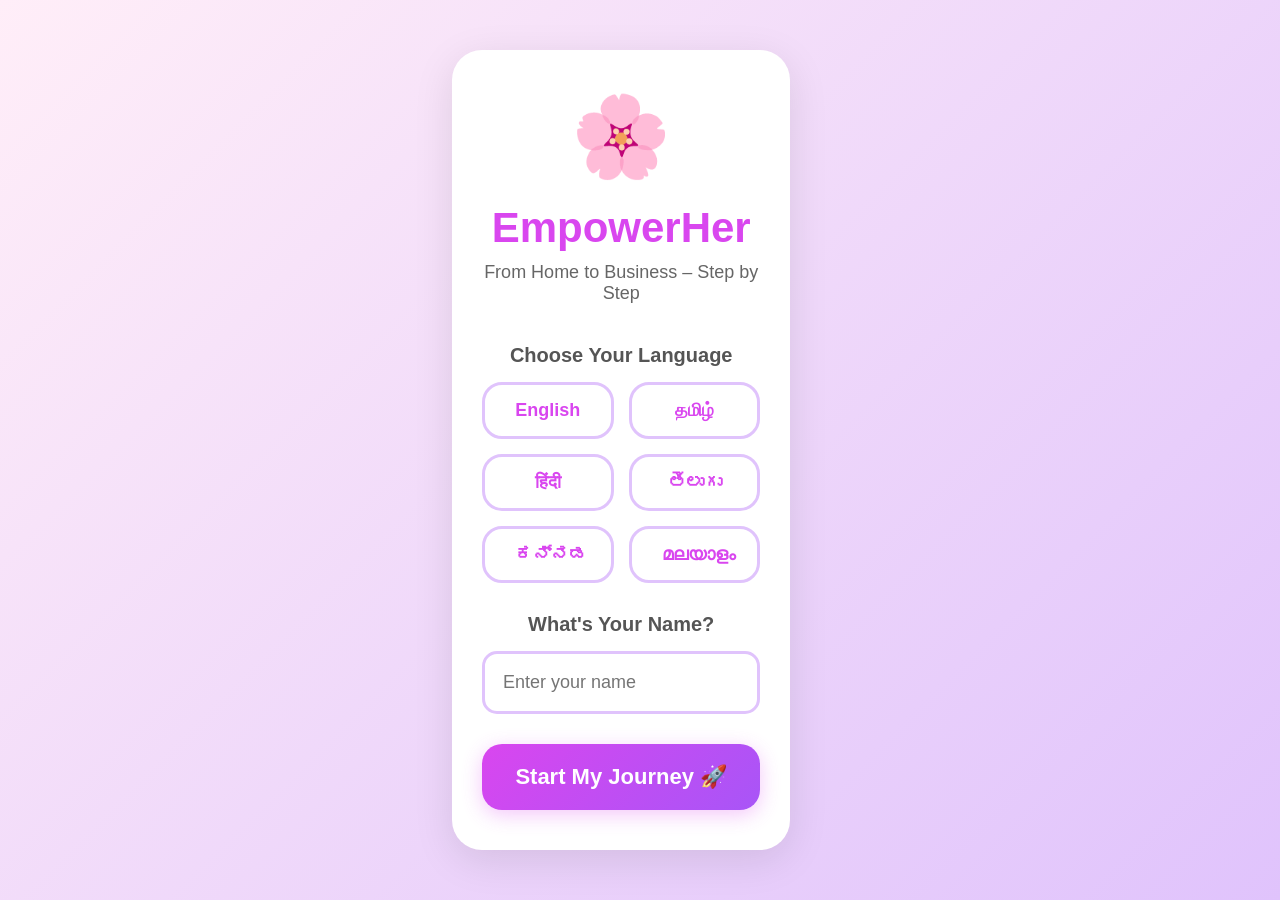
<file: index.html>
<!DOCTYPE html>
<html lang="en">
<head>
    <meta charset="UTF-8">
    <meta name="viewport" content="width=device-width, initial-scale=1.0">
    <title>EmpowerHer - From Home to Business</title>
    <link rel="stylesheet" href="style.css">
</head>
<body class="landing-page">
    <div class="container">
        <div class="landing-content">
            <div class="logo">🌸</div>
            <h1 class="app-title">EmpowerHer</h1>
            <p class="tagline" data-translate="tagline">From Home to Business – Step by Step</p>
            
            <div class="language-section">
                <h2 data-translate="chooseLanguage">Choose Your Language</h2>
                <div class="language-buttons">
                    <button class="lang-btn" data-lang="english">English</button>
                    <button class="lang-btn" data-lang="tamil">தமிழ்</button>
                    <button class="lang-btn" data-lang="hindi">हिंदी</button>
                    <button class="lang-btn" data-lang="telugu">తెలుగు</button>
                    <button class="lang-btn" data-lang="kannada">ಕನ್ನಡ</button>
                    <button class="lang-btn" data-lang="malayalam">മലയാളം</button>
                </div>
            </div>
            
            <div class="name-section">
                <h2 data-translate="whatsYourName">What's Your Name?</h2>
                <input type="text" id="userName" class="name-input" data-translate-placeholder="enterName" placeholder="Enter your name">
            </div>
            
            <button class="start-btn" id="startBtn" data-translate="startJourney">Start My Journey 🚀</button>
        </div>
    </div>
    
    <script src="script.js"></script>
</body>
</html>
</file>
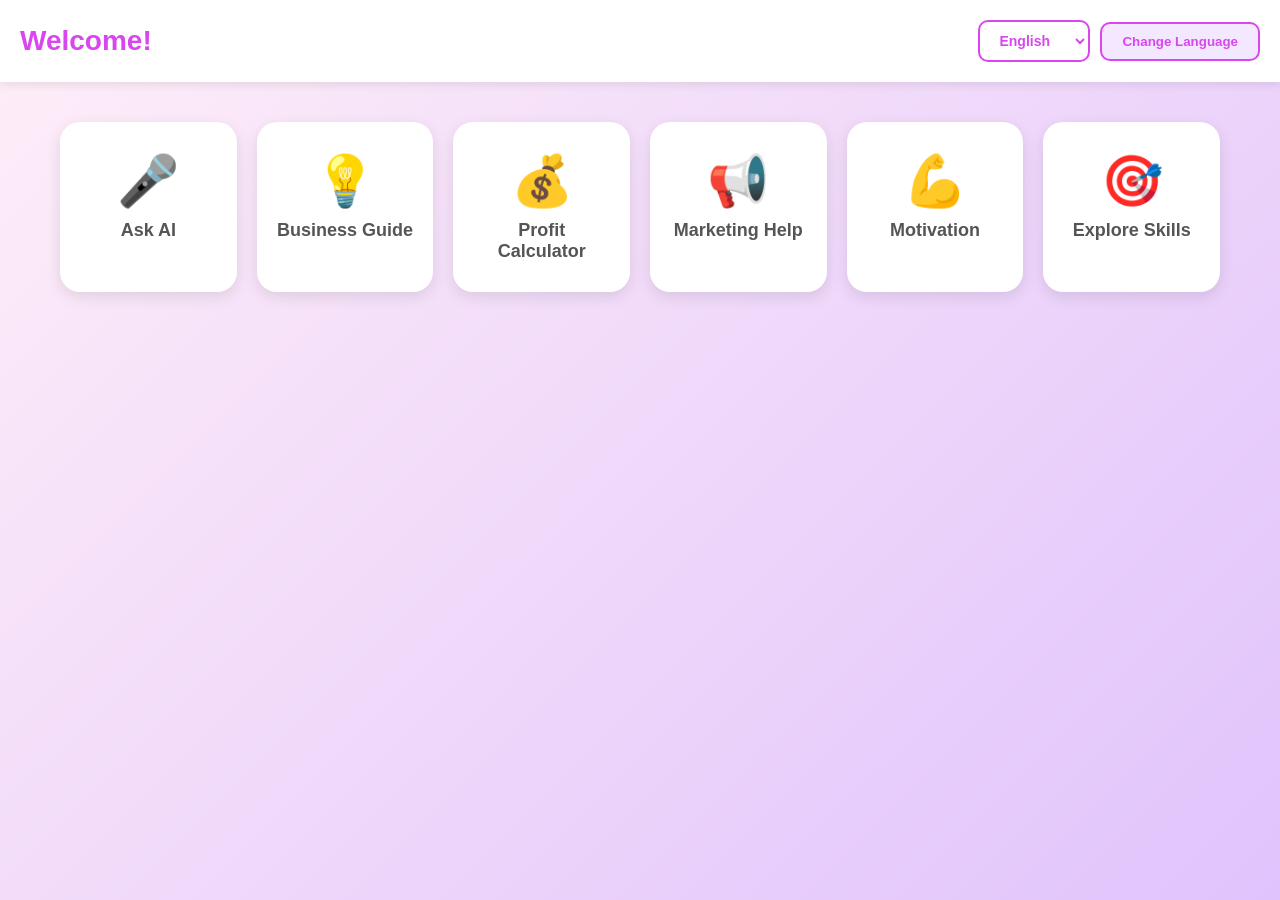
<file: dashboard.html>
<!DOCTYPE html>
<html lang="en">
<head>
    <meta charset="UTF-8">
    <meta name="viewport" content="width=device-width, initial-scale=1.0">
    <title>EmpowerHer - Dashboard</title>
    <link rel="stylesheet" href="style.css">
</head>
<body class="dashboard-page">
    <div class="header">
        <h1 id="welcomeMsg">Welcome!</h1>
        <div class="header-actions">
            <select id="languageSelector" class="language-dropdown">
                <option value="english">English</option>
                <option value="tamil">தமிழ்</option>
                <option value="hindi">हिंदी</option>
                <option value="telugu">తెలుగు</option>
                <option value="kannada">ಕನ್ನಡ</option>
                <option value="malayalam">മലയാളം</option>
            </select>
            <button class="logout-btn" id="logoutBtn" data-translate="changeLanguage">Change Language</button>
        </div>
    </div>
    
    <div class="container">
        <div class="dashboard-grid">
            <button class="feature-card" data-feature="ai">
                <span class="icon">🎤</span>
                <span class="label" data-translate="askAI">Ask AI</span>
            </button>
            
            <button class="feature-card" data-feature="guide">
                <span class="icon">💡</span>
                <span class="label" data-translate="businessGuide">Business Guide</span>
            </button>
            
            <button class="feature-card" data-feature="calculator">
                <span class="icon">💰</span>
                <span class="label" data-translate="profitCalculator">Profit Calculator</span>
            </button>
            
            <button class="feature-card" data-feature="marketing">
                <span class="icon">📢</span>
                <span class="label" data-translate="marketingHelp">Marketing Help</span>
            </button>
            
            <button class="feature-card" data-feature="motivation">
                <span class="icon">💪</span>
                <span class="label" data-translate="motivation">Motivation</span>
            </button>
            
            <button class="feature-card" data-feature="skills">
                <span class="icon">🎯</span>
                <span class="label" data-translate="exploreSkills">Explore Skills</span>
            </button>
        </div>
        
        <div id="contentArea" class="content-area"></div>
    </div>
    
    <script src="script.js"></script>
</body>
</html>
</file>
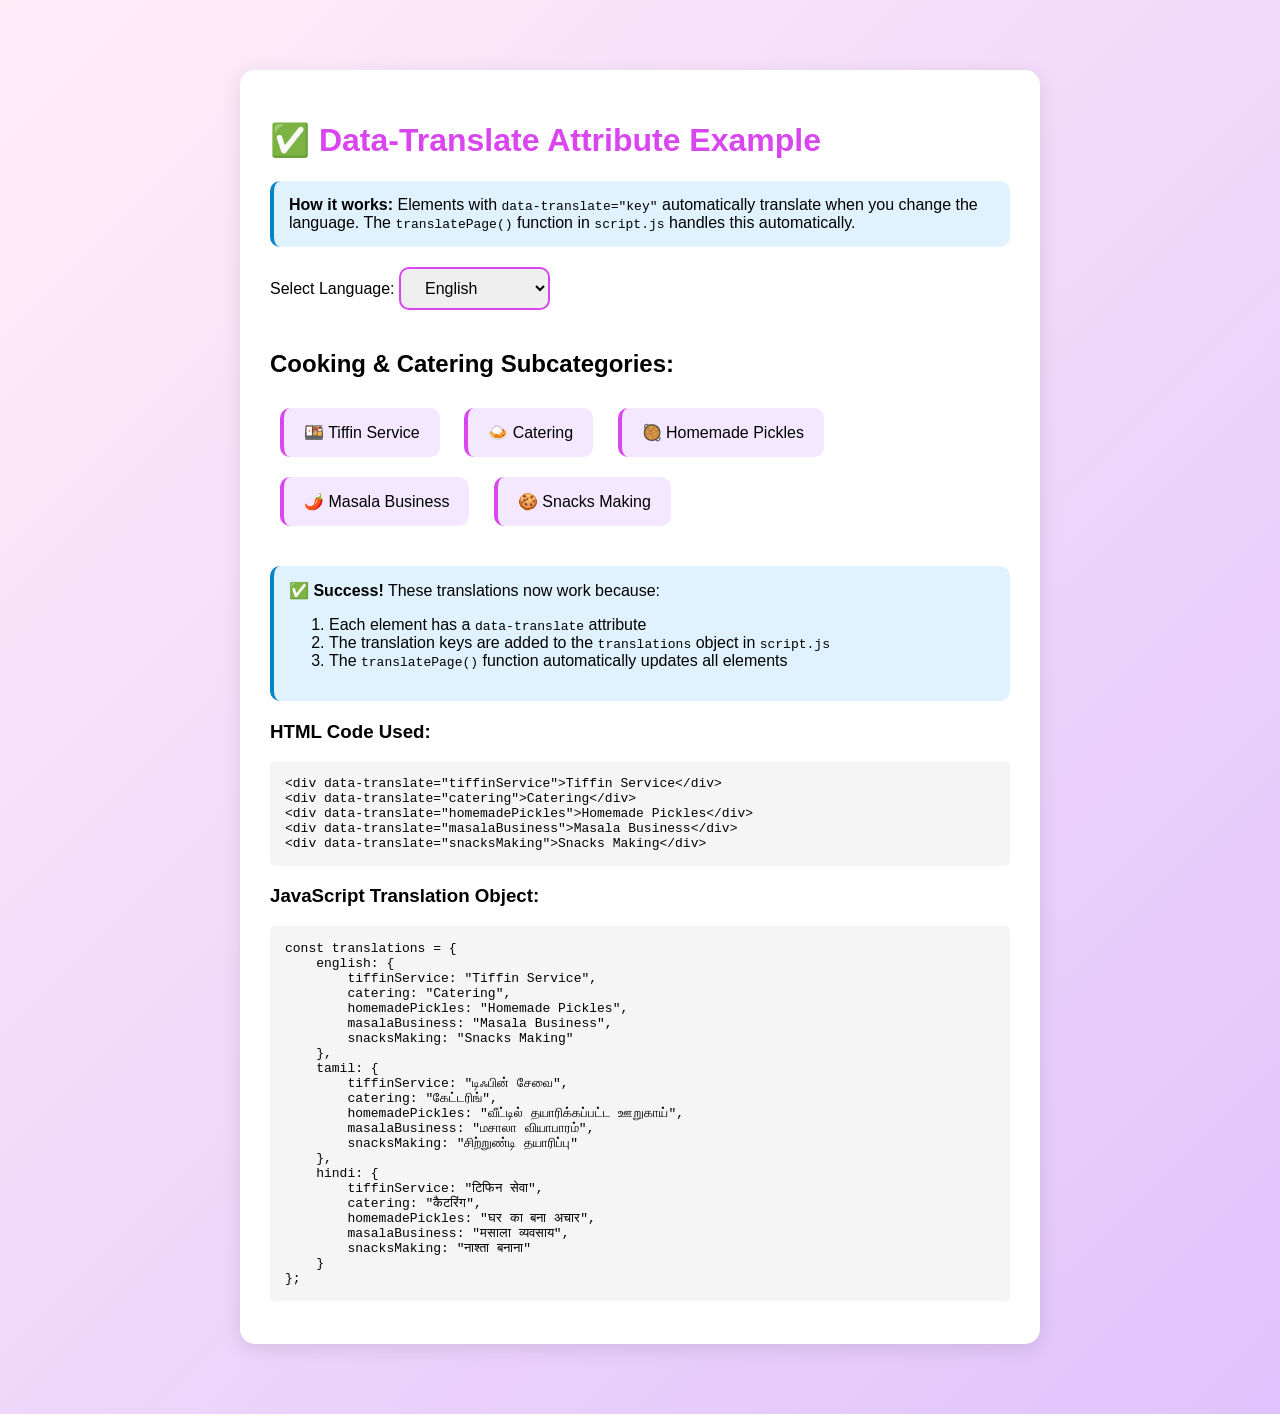
<file: DATA_TRANSLATE_EXAMPLE.html>
<!DOCTYPE html>
<html lang="en">
<head>
    <meta charset="UTF-8">
    <meta name="viewport" content="width=device-width, initial-scale=1.0">
    <title>Data-Translate Example</title>
    <style>
        body {
            font-family: Arial, sans-serif;
            max-width: 800px;
            margin: 50px auto;
            padding: 20px;
            background: linear-gradient(135deg, #ffeef8 0%, #e0c3fc 100%);
        }
        .container {
            background: white;
            padding: 30px;
            border-radius: 15px;
            box-shadow: 0 5px 20px rgba(0,0,0,0.1);
        }
        h1 {
            color: #d946ef;
        }
        .language-selector {
            padding: 10px 20px;
            font-size: 16px;
            border: 2px solid #d946ef;
            border-radius: 10px;
            margin-bottom: 20px;
            cursor: pointer;
        }
        .subcategory {
            display: inline-block;
            margin: 10px;
            padding: 15px 20px;
            background: #f3e8ff;
            border-radius: 10px;
            border-left: 4px solid #d946ef;
        }
        .info-box {
            background: #e0f2fe;
            padding: 15px;
            border-radius: 10px;
            margin: 20px 0;
            border-left: 4px solid #0284c7;
        }
    </style>
</head>
<body>
    <div class="container">
        <h1>✅ Data-Translate Attribute Example</h1>
        
        <div class="info-box">
            <strong>How it works:</strong> Elements with <code>data-translate="key"</code> automatically 
            translate when you change the language. The <code>translatePage()</code> function in 
            <code>script.js</code> handles this automatically.
        </div>
        
        <label for="languageSelector">Select Language:</label>
        <select id="languageSelector" class="language-selector" onchange="changeLanguage()">
            <option value="english">English</option>
            <option value="tamil">தமிழ் (Tamil)</option>
            <option value="hindi">हिंदी (Hindi)</option>
        </select>

        <h2>Cooking & Catering Subcategories:</h2>
        
        <div class="subcategory">
            🍱 <span data-translate="tiffinService">Tiffin Service</span>
        </div>
        
        <div class="subcategory">
            🍛 <span data-translate="catering">Catering</span>
        </div>
        
        <div class="subcategory">
            🥘 <span data-translate="homemadePickles">Homemade Pickles</span>
        </div>
        
        <div class="subcategory">
            🌶️ <span data-translate="masalaBusiness">Masala Business</span>
        </div>
        
        <div class="subcategory">
            🍪 <span data-translate="snacksMaking">Snacks Making</span>
        </div>

        <div class="info-box" style="margin-top: 30px;">
            <strong>✅ Success!</strong> These translations now work because:
            <ol>
                <li>Each element has a <code>data-translate</code> attribute</li>
                <li>The translation keys are added to the <code>translations</code> object in <code>script.js</code></li>
                <li>The <code>translatePage()</code> function automatically updates all elements</li>
            </ol>
        </div>

        <h3>HTML Code Used:</h3>
        <pre style="background: #f5f5f5; padding: 15px; border-radius: 5px; overflow-x: auto;">
&lt;div data-translate="tiffinService"&gt;Tiffin Service&lt;/div&gt;
&lt;div data-translate="catering"&gt;Catering&lt;/div&gt;
&lt;div data-translate="homemadePickles"&gt;Homemade Pickles&lt;/div&gt;
&lt;div data-translate="masalaBusiness"&gt;Masala Business&lt;/div&gt;
&lt;div data-translate="snacksMaking"&gt;Snacks Making&lt;/div&gt;</pre>

        <h3>JavaScript Translation Object:</h3>
        <pre style="background: #f5f5f5; padding: 15px; border-radius: 5px; overflow-x: auto;">
const translations = {
    english: {
        tiffinService: "Tiffin Service",
        catering: "Catering",
        homemadePickles: "Homemade Pickles",
        masalaBusiness: "Masala Business",
        snacksMaking: "Snacks Making"
    },
    tamil: {
        tiffinService: "டிஃபின் சேவை",
        catering: "கேட்டரிங்",
        homemadePickles: "வீட்டில் தயாரிக்கப்பட்ட ஊறுகாய்",
        masalaBusiness: "மசாலா வியாபாரம்",
        snacksMaking: "சிற்றுண்டி தயாரிப்பு"
    },
    hindi: {
        tiffinService: "टिफिन सेवा",
        catering: "कैटरिंग",
        homemadePickles: "घर का बना अचार",
        masalaBusiness: "मसाला व्यवसाय",
        snacksMaking: "नाश्ता बनाना"
    }
};</pre>
    </div>

    <script>
        // Simplified translations for this example
        const translations = {
            english: {
                tiffinService: "Tiffin Service",
                catering: "Catering",
                homemadePickles: "Homemade Pickles",
                masalaBusiness: "Masala Business",
                snacksMaking: "Snacks Making"
            },
            tamil: {
                tiffinService: "டிஃபின் சேவை",
                catering: "கேட்டரிங்",
                homemadePickles: "வீட்டில் தயாரிக்கப்பட்ட ஊறுகாய்",
                masalaBusiness: "மசாலா வியாபாரம்",
                snacksMaking: "சிற்றுண்டி தயாரிப்பு"
            },
            hindi: {
                tiffinService: "टिफिन सेवा",
                catering: "कैटरिंग",
                homemadePickles: "घर का बना अचार",
                masalaBusiness: "मसाला व्यवसाय",
                snacksMaking: "नाश्ता बनाना"
            }
        };

        let currentLanguage = localStorage.getItem('selectedLanguage') || 'english';

        // Initialize on page load
        window.addEventListener('DOMContentLoaded', function() {
            document.getElementById('languageSelector').value = currentLanguage;
            translatePage();
        });

        function changeLanguage() {
            currentLanguage = document.getElementById('languageSelector').value;
            localStorage.setItem('selectedLanguage', currentLanguage);
            translatePage();
        }

        function translatePage() {
            const lang = translations[currentLanguage];
            
            // Update all elements with data-translate attribute
            document.querySelectorAll('[data-translate]').forEach(element => {
                const key = element.getAttribute('data-translate');
                if (lang[key]) {
                    element.textContent = lang[key];
                }
            });
        }
    </script>
</body>
</html>
</file>
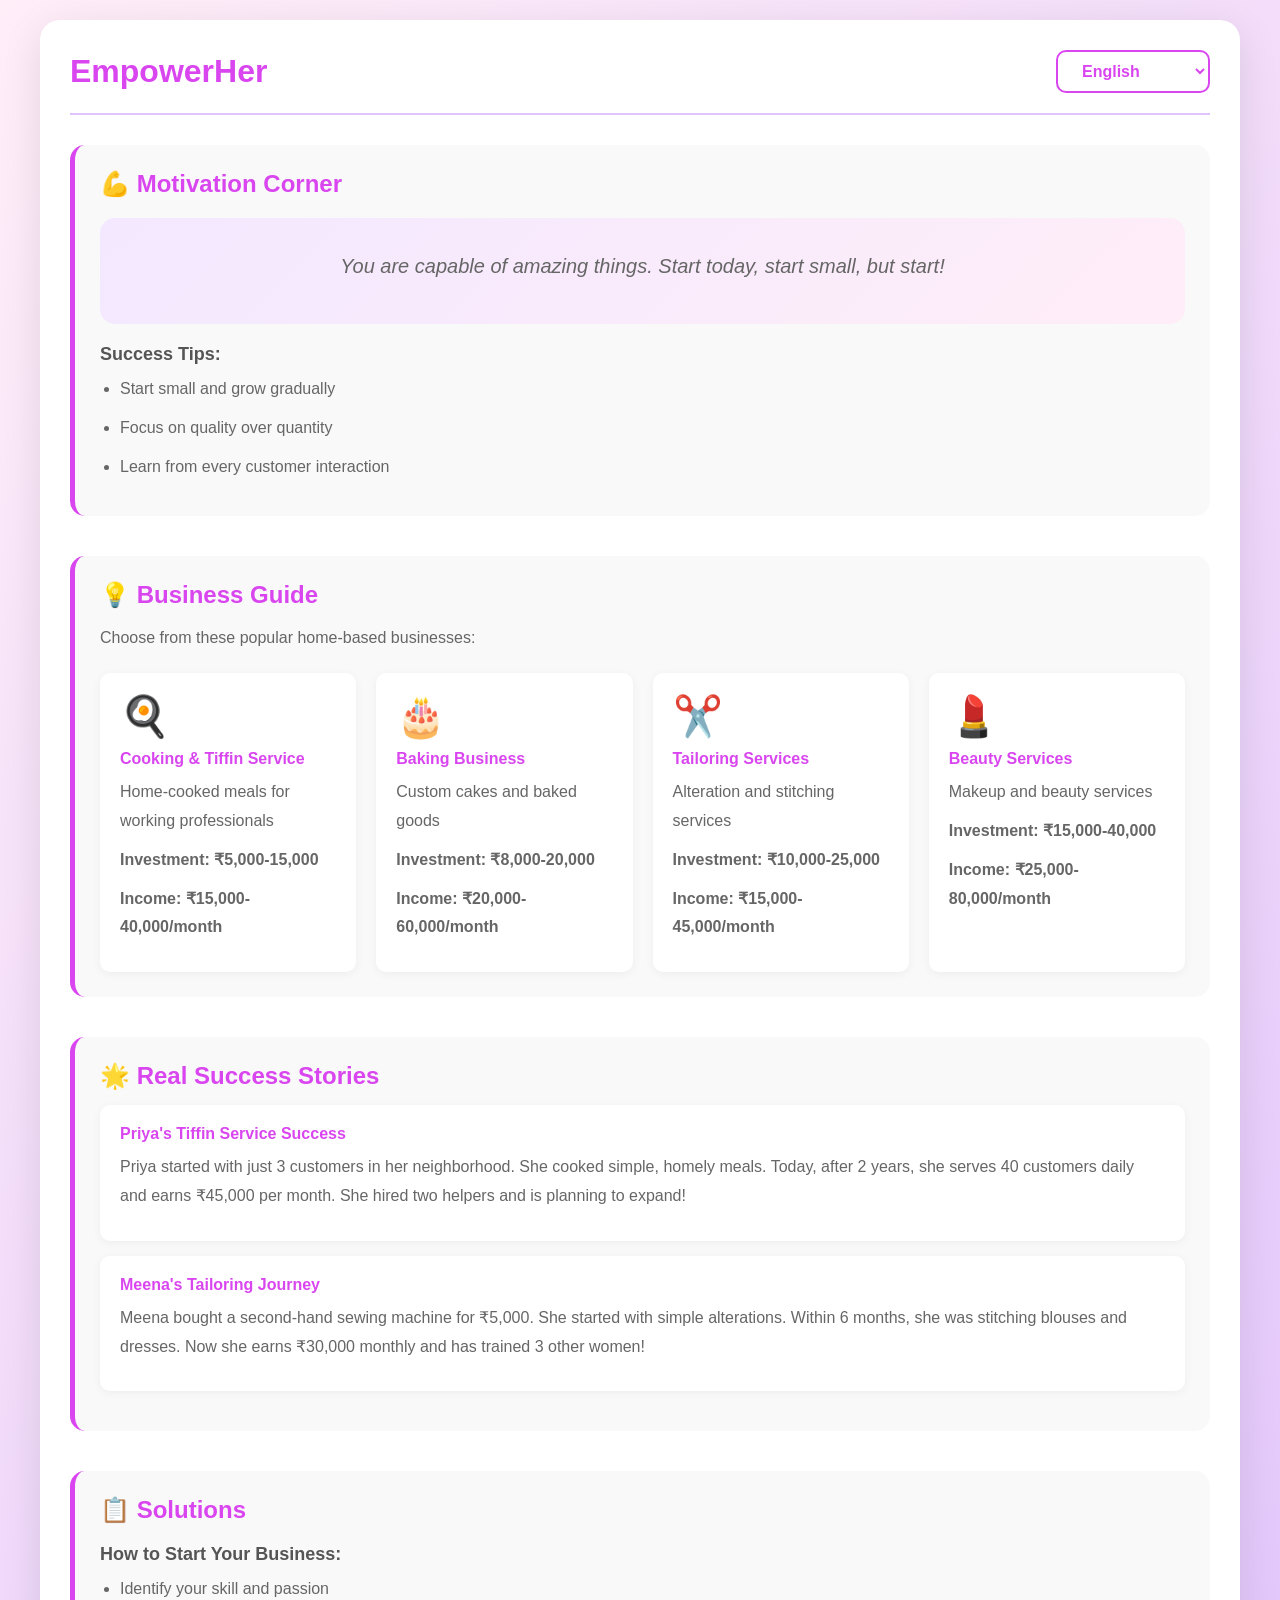
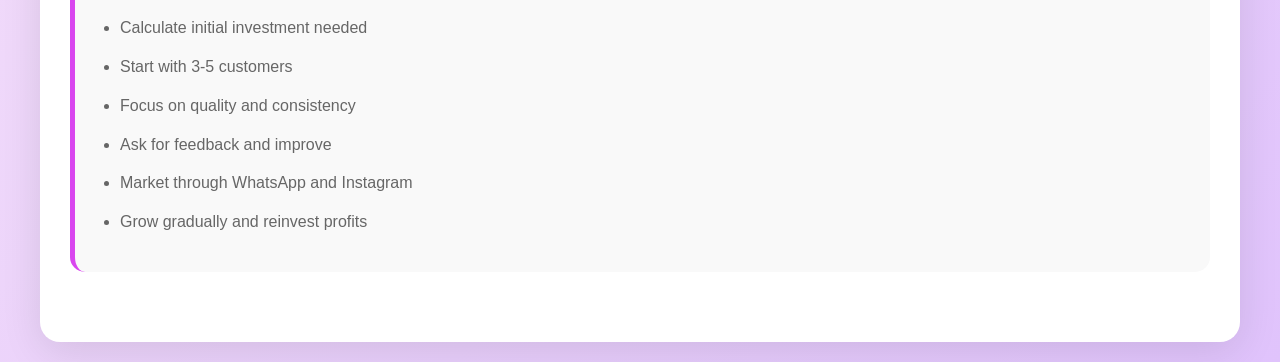
<file: SIMPLE_MULTILINGUAL_SOLUTION.html>
<!DOCTYPE html>
<html lang="en">
<head>
    <meta charset="UTF-8">
    <meta name="viewport" content="width=device-width, initial-scale=1.0">
    <title>EmpowerHer - Multilingual</title>
    <style>
        * {
            margin: 0;
            padding: 0;
            box-sizing: border-box;
        }
        
        body {
            font-family: 'Segoe UI', Tahoma, Geneva, Verdana, sans-serif;
            background: linear-gradient(135deg, #ffeef8 0%, #e0c3fc 100%);
            min-height: 100vh;
            padding: 20px;
        }
        
        .container {
            max-width: 1200px;
            margin: 0 auto;
            background: white;
            padding: 30px;
            border-radius: 20px;
            box-shadow: 0 10px 40px rgba(0, 0, 0, 0.1);
        }
        
        .header {
            display: flex;
            justify-content: space-between;
            align-items: center;
            margin-bottom: 30px;
            padding-bottom: 20px;
            border-bottom: 2px solid #e0c3fc;
        }
        
        h1 {
            color: #d946ef;
            font-size: 32px;
        }
        
        .language-selector {
            padding: 10px 20px;
            font-size: 16px;
            border: 2px solid #d946ef;
            border-radius: 10px;
            background: white;
            color: #d946ef;
            cursor: pointer;
            font-weight: bold;
        }
        
        .language-selector:hover {
            background: #f3e8ff;
        }
        
        .section {
            margin-bottom: 40px;
            padding: 25px;
            background: #f9f9f9;
            border-radius: 15px;
            border-left: 5px solid #d946ef;
        }
        
        .section h2 {
            color: #d946ef;
            margin-bottom: 15px;
            font-size: 24px;
        }
        
        .section h3 {
            color: #555;
            margin-top: 20px;
            margin-bottom: 10px;
            font-size: 18px;
        }
        
        .section p, .section li {
            color: #666;
            line-height: 1.8;
            margin-bottom: 10px;
        }
        
        .section ul {
            margin-left: 20px;
        }
        
        .story-card {
            background: white;
            padding: 20px;
            border-radius: 10px;
            margin-bottom: 15px;
            box-shadow: 0 2px 10px rgba(0, 0, 0, 0.05);
        }
        
        .story-card h4 {
            color: #d946ef;
            margin-bottom: 10px;
        }
        
        .quote-box {
            background: linear-gradient(135deg, #f3e8ff, #ffeef8);
            padding: 30px;
            border-radius: 15px;
            text-align: center;
            font-size: 20px;
            font-style: italic;
            color: #555;
            margin: 20px 0;
        }
        
        .business-grid {
            display: grid;
            grid-template-columns: repeat(auto-fit, minmax(250px, 1fr));
            gap: 20px;
            margin-top: 20px;
        }
        
        .business-card {
            background: white;
            padding: 20px;
            border-radius: 10px;
            box-shadow: 0 2px 10px rgba(0, 0, 0, 0.05);
        }
        
        .business-card h4 {
            color: #d946ef;
            margin-bottom: 10px;
        }
        
        .business-card .icon {
            font-size: 40px;
            margin-bottom: 10px;
        }
    </style>
</head>
<body>
    <div class="container">
        <!-- Header with Language Selector -->
        <div class="header">
            <h1 id="pageTitle">EmpowerHer</h1>
            <select id="languageSelector" class="language-selector" onchange="changeLanguage()">
                <option value="english">English</option>
                <option value="tamil">தமிழ் (Tamil)</option>
                <option value="hindi">हिंदी (Hindi)</option>
            </select>
        </div>

        <!-- Motivation Corner Section -->
        <div class="section">
            <h2 id="motivationTitle">Motivation Corner</h2>
            <div class="quote-box">
                <p id="motivationQuote">You are capable of amazing things. Start today!</p>
            </div>
            <h3 id="motivationTipsTitle">Success Tips:</h3>
            <ul id="motivationTipsList">
                <li>Start small and grow gradually</li>
                <li>Focus on quality over quantity</li>
                <li>Learn from every customer</li>
            </ul>
        </div>

        <!-- Business Guide Section -->
        <div class="section">
            <h2 id="businessGuideTitle">Business Guide</h2>
            <p id="businessGuideIntro">Choose from these popular home-based businesses:</p>
            
            <div class="business-grid" id="businessGrid">
                <!-- Business cards will be populated by JavaScript -->
            </div>
        </div>

        <!-- Real Success Stories Section -->
        <div class="section">
            <h2 id="successStoriesTitle">Real Success Stories</h2>
            <div id="successStoriesContainer">
                <!-- Stories will be populated by JavaScript -->
            </div>
        </div>

        <!-- Solutions Section -->
        <div class="section">
            <h2 id="solutionsTitle">Solutions</h2>
            <h3 id="solutionsSubtitle">How to Start Your Business:</h3>
            <ul id="solutionsList">
                <li>Identify your skill</li>
                <li>Calculate initial investment</li>
                <li>Start with 3-5 customers</li>
                <li>Focus on quality</li>
                <li>Ask for feedback</li>
            </ul>
        </div>
    </div>

    <script>
        // Complete Translation Object
        const translations = {
            english: {
                pageTitle: "EmpowerHer",
                motivationTitle: "💪 Motivation Corner",
                motivationQuote: "You are capable of amazing things. Start today, start small, but start!",
                motivationTipsTitle: "Success Tips:",
                motivationTips: [
                    "Start small and grow gradually",
                    "Focus on quality over quantity",
                    "Learn from every customer interaction"
                ],
                businessGuideTitle: "💡 Business Guide",
                businessGuideIntro: "Choose from these popular home-based businesses:",
                businesses: [
                    {
                        icon: "🍳",
                        name: "Cooking & Tiffin Service",
                        description: "Home-cooked meals for working professionals",
                        investment: "Investment: ₹5,000-15,000",
                        income: "Income: ₹15,000-40,000/month"
                    },
                    {
                        icon: "🎂",
                        name: "Baking Business",
                        description: "Custom cakes and baked goods",
                        investment: "Investment: ₹8,000-20,000",
                        income: "Income: ₹20,000-60,000/month"
                    },
                    {
                        icon: "✂️",
                        name: "Tailoring Services",
                        description: "Alteration and stitching services",
                        investment: "Investment: ₹10,000-25,000",
                        income: "Income: ₹15,000-45,000/month"
                    },
                    {
                        icon: "💄",
                        name: "Beauty Services",
                        description: "Makeup and beauty services",
                        investment: "Investment: ₹15,000-40,000",
                        income: "Income: ₹25,000-80,000/month"
                    }
                ],
                successStoriesTitle: "🌟 Real Success Stories",
                successStories: [
                    {
                        name: "Priya's Tiffin Service Success",
                        story: "Priya started with just 3 customers in her neighborhood. She cooked simple, homely meals. Today, after 2 years, she serves 40 customers daily and earns ₹45,000 per month. She hired two helpers and is planning to expand!"
                    },
                    {
                        name: "Meena's Tailoring Journey",
                        story: "Meena bought a second-hand sewing machine for ₹5,000. She started with simple alterations. Within 6 months, she was stitching blouses and dresses. Now she earns ₹30,000 monthly and has trained 3 other women!"
                    }
                ],
                solutionsTitle: "📋 Solutions",
                solutionsSubtitle: "How to Start Your Business:",
                solutions: [
                    "Identify your skill and passion",
                    "Calculate initial investment needed",
                    "Start with 3-5 customers",
                    "Focus on quality and consistency",
                    "Ask for feedback and improve",
                    "Market through WhatsApp and Instagram",
                    "Grow gradually and reinvest profits"
                ]
            },
            tamil: {
                pageTitle: "எம்பவர்ஹெர்",
                motivationTitle: "💪 ஊக்க மூலை",
                motivationQuote: "நீங்கள் அற்புதமான விஷயங்களைச் செய்ய முடியும். இன்றே தொடங்குங்கள், சிறியதாக தொடங்குங்கள், ஆனால் தொடங்குங்கள்!",
                motivationTipsTitle: "வெற்றி குறிப்புகள்:",
                motivationTips: [
                    "சிறியதாக தொடங்கி படிப்படியாக வளருங்கள்",
                    "அளவை விட தரத்தில் கவனம் செலுத்துங்கள்",
                    "ஒவ்வொரு வாடிக்கையாளர் தொடர்பிலிருந்தும் கற்றுக்கொள்ளுங்கள்"
                ],
                businessGuideTitle: "💡 வியாபார வழிகாட்டி",
                businessGuideIntro: "இந்த பிரபலமான வீட்டு அடிப்படையிலான வியாபாரங்களில் இருந்து தேர்வு செய்யுங்கள்:",
                businesses: [
                    {
                        icon: "🍳",
                        name: "சமையல் மற்றும் டிஃபின் சேவை",
                        description: "வேலை செய்யும் நபர்களுக்கு வீட்டில் சமைத்த உணவு",
                        investment: "முதலீடு: ₹5,000-15,000",
                        income: "வருமானம்: ₹15,000-40,000/மாதம்"
                    },
                    {
                        icon: "🎂",
                        name: "பேக்கிங் வியாபாரம்",
                        description: "தனிப்பயன் கேக்குகள் மற்றும் சுடப்பட்ட பொருட்கள்",
                        investment: "முதலீடு: ₹8,000-20,000",
                        income: "வருமானம்: ₹20,000-60,000/மாதம்"
                    },
                    {
                        icon: "✂️",
                        name: "தையல் சேவைகள்",
                        description: "மாற்றம் மற்றும் தையல் சேவைகள்",
                        investment: "முதலீடு: ₹10,000-25,000",
                        income: "வருமானம்: ₹15,000-45,000/மாதம்"
                    },
                    {
                        icon: "💄",
                        name: "அழகு சேவைகள்",
                        description: "மேக்கப் மற்றும் அழகு சேவைகள்",
                        investment: "முதலீடு: ₹15,000-40,000",
                        income: "வருமானம்: ₹25,000-80,000/மாதம்"
                    }
                ],
                successStoriesTitle: "🌟 உண்மையான வெற்றிக் கதைகள்",
                successStories: [
                    {
                        name: "பிரியாவின் டிஃபின் சேவை வெற்றி",
                        story: "பிரியா தனது அருகில் உள்ள 3 வாடிக்கையாளர்களுடன் தொடங்கினார். அவர் எளிய, வீட்டு உணவுகளை சமைத்தார். இன்று, 2 ஆண்டுகளுக்குப் பிறகு, அவர் தினமும் 40 வாடிக்கையாளர்களுக்கு சேவை செய்து மாதம் ₹45,000 சம்பாதிக்கிறார். அவர் இரண்டு உதவியாளர்களை வேலைக்கு அமர்த்தி விரிவாக்க திட்டமிட்டுள்ளார்!"
                    },
                    {
                        name: "மீனாவின் தையல் பயணம்",
                        story: "மீனா ₹5,000க்கு பழைய தையல் இயந்திரத்தை வாங்கினார். அவர் எளிய மாற்றங்களுடன் தொடங்கினார். 6 மாதங்களுக்குள், அவர் ரவிக்கைகள் மற்றும் ஆடைகளை தைத்துக் கொண்டிருந்தார். இப்போது அவர் மாதம் ₹30,000 சம்பாதிக்கிறார் மற்றும் 3 பெண்களுக்கு பயிற்சி அளித்துள்ளார்!"
                    }
                ],
                solutionsTitle: "📋 தீர்வுகள்",
                solutionsSubtitle: "உங்கள் வியாபாரத்தை எப்படி தொடங்குவது:",
                solutions: [
                    "உங்கள் திறமை மற்றும் ஆர்வத்தை அடையாளம் காணுங்கள்",
                    "தேவையான ஆரம்ப முதலீட்டைக் கணக்கிடுங்கள்",
                    "3-5 வாடிக்கையாளர்களுடன் தொடங்குங்கள்",
                    "தரம் மற்றும் நிலைத்தன்மையில் கவனம் செலுத்துங்கள்",
                    "கருத்துக்களைக் கேட்டு மேம்படுத்துங்கள்",
                    "WhatsApp மற்றும் Instagram மூலம் சந்தைப்படுத்துங்கள்",
                    "படிப்படியாக வளர்ந்து லாபத்தை மீண்டும் முதலீடு செய்யுங்கள்"
                ]
            },
            hindi: {
                pageTitle: "एम्पावरहर",
                motivationTitle: "💪 प्रेरणा कोना",
                motivationQuote: "आप अद्भुत चीजें करने में सक्षम हैं। आज ही शुरू करें, छोटे से शुरू करें, लेकिन शुरू करें!",
                motivationTipsTitle: "सफलता के सुझाव:",
                motivationTips: [
                    "छोटे से शुरू करें और धीरे-धीरे बढ़ें",
                    "मात्रा से अधिक गुणवत्ता पर ध्यान दें",
                    "हर ग्राहक बातचीत से सीखें"
                ],
                businessGuideTitle: "💡 व्यवसाय गाइड",
                businessGuideIntro: "इन लोकप्रिय घर-आधारित व्यवसायों में से चुनें:",
                businesses: [
                    {
                        icon: "🍳",
                        name: "खाना पकाना और टिफिन सेवा",
                        description: "काम करने वाले पेशेवरों के लिए घर का बना खाना",
                        investment: "निवेश: ₹5,000-15,000",
                        income: "आय: ₹15,000-40,000/माह"
                    },
                    {
                        icon: "🎂",
                        name: "बेकिंग व्यवसाय",
                        description: "कस्टम केक और बेक किए गए सामान",
                        investment: "निवेश: ₹8,000-20,000",
                        income: "आय: ₹20,000-60,000/माह"
                    },
                    {
                        icon: "✂️",
                        name: "सिलाई सेवाएं",
                        description: "परिवर्तन और सिलाई सेवाएं",
                        investment: "निवेश: ₹10,000-25,000",
                        income: "आय: ₹15,000-45,000/माह"
                    },
                    {
                        icon: "💄",
                        name: "सौंदर्य सेवाएं",
                        description: "मेकअप और सौंदर्य सेवाएं",
                        investment: "निवेश: ₹15,000-40,000",
                        income: "आय: ₹25,000-80,000/माह"
                    }
                ],
                successStoriesTitle: "🌟 वास्तविक सफलता की कहानियां",
                successStories: [
                    {
                        name: "प्रिया की टिफिन सेवा सफलता",
                        story: "प्रिया ने अपने पड़ोस में सिर्फ 3 ग्राहकों के साथ शुरुआत की। उसने सरल, घर का बना खाना पकाया। आज, 2 साल बाद, वह प्रतिदिन 40 ग्राहकों की सेवा करती है और प्रति माह ₹45,000 कमाती है। उसने दो सहायकों को काम पर रखा है और विस्तार की योजना बना रही है!"
                    },
                    {
                        name: "मीना की सिलाई यात्रा",
                        story: "मीना ने ₹5,000 में एक पुरानी सिलाई मशीन खरीदी। उसने सरल बदलाव के साथ शुरुआत की। 6 महीने के भीतर, वह ब्लाउज और कपड़े सिल रही थी। अब वह मासिक ₹30,000 कमाती है और 3 अन्य महिलाओं को प्रशिक्षित किया है!"
                    }
                ],
                solutionsTitle: "📋 समाधान",
                solutionsSubtitle: "अपना व्यवसाय कैसे शुरू करें:",
                solutions: [
                    "अपने कौशल और जुनून की पहचान करें",
                    "आवश्यक प्रारंभिक निवेश की गणना करें",
                    "3-5 ग्राहकों के साथ शुरू करें",
                    "गुणवत्ता और स्थिरता पर ध्यान दें",
                    "प्रतिक्रिया मांगें और सुधार करें",
                    "WhatsApp और Instagram के माध्यम से बाजार",
                    "धीरे-धीरे बढ़ें और मुनाफे को फिर से निवेश करें"
                ]
            }
        };

        // Function to change language
        function changeLanguage() {
            const selectedLanguage = document.getElementById('languageSelector').value;
            
            // Save selected language to localStorage
            localStorage.setItem('selectedLanguage', selectedLanguage);
            
            // Get translations for selected language
            const trans = translations[selectedLanguage];
            
            // Update all text content
            document.getElementById('pageTitle').textContent = trans.pageTitle;
            document.getElementById('motivationTitle').textContent = trans.motivationTitle;
            document.getElementById('motivationQuote').textContent = trans.motivationQuote;
            document.getElementById('motivationTipsTitle').textContent = trans.motivationTipsTitle;
            
            // Update motivation tips list
            const tipsList = document.getElementById('motivationTipsList');
            tipsList.innerHTML = '';
            trans.motivationTips.forEach(tip => {
                const li = document.createElement('li');
                li.textContent = tip;
                tipsList.appendChild(li);
            });
            
            // Update business guide
            document.getElementById('businessGuideTitle').textContent = trans.businessGuideTitle;
            document.getElementById('businessGuideIntro').textContent = trans.businessGuideIntro;
            
            // Update business cards
            const businessGrid = document.getElementById('businessGrid');
            businessGrid.innerHTML = '';
            trans.businesses.forEach(business => {
                const card = document.createElement('div');
                card.className = 'business-card';
                card.innerHTML = `
                    <div class="icon">${business.icon}</div>
                    <h4>${business.name}</h4>
                    <p>${business.description}</p>
                    <p><strong>${business.investment}</strong></p>
                    <p><strong>${business.income}</strong></p>
                `;
                businessGrid.appendChild(card);
            });
            
            // Update success stories
            document.getElementById('successStoriesTitle').textContent = trans.successStoriesTitle;
            const storiesContainer = document.getElementById('successStoriesContainer');
            storiesContainer.innerHTML = '';
            trans.successStories.forEach(story => {
                const card = document.createElement('div');
                card.className = 'story-card';
                card.innerHTML = `
                    <h4>${story.name}</h4>
                    <p>${story.story}</p>
                `;
                storiesContainer.appendChild(card);
            });
            
            // Update solutions
            document.getElementById('solutionsTitle').textContent = trans.solutionsTitle;
            document.getElementById('solutionsSubtitle').textContent = trans.solutionsSubtitle;
            const solutionsList = document.getElementById('solutionsList');
            solutionsList.innerHTML = '';
            trans.solutions.forEach(solution => {
                const li = document.createElement('li');
                li.textContent = solution;
                solutionsList.appendChild(li);
            });
        }

        // Load saved language on page load
        window.addEventListener('DOMContentLoaded', function() {
            const savedLanguage = localStorage.getItem('selectedLanguage') || 'english';
            document.getElementById('languageSelector').value = savedLanguage;
            changeLanguage();
        });
    </script>
</body>
</html>
</file>
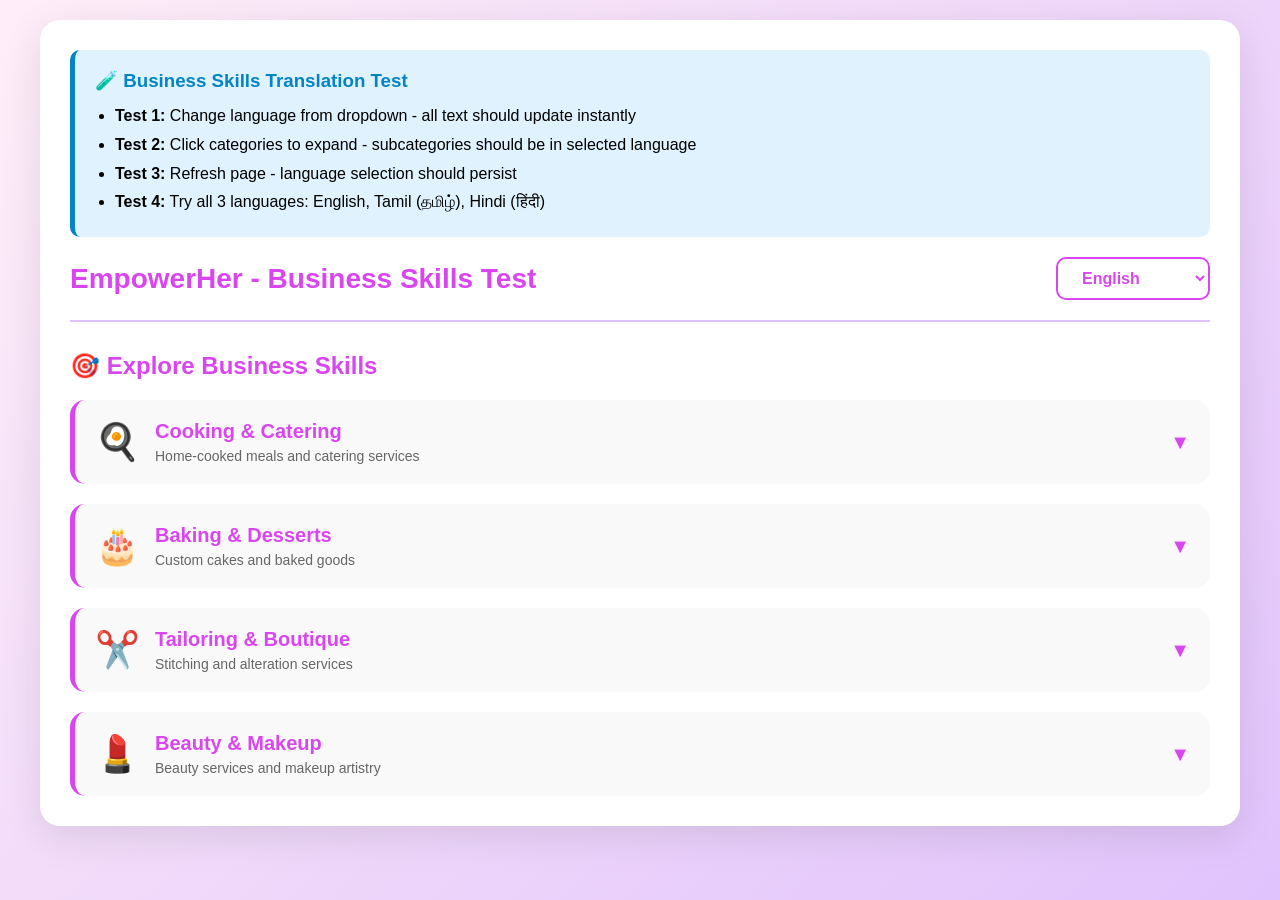
<file: TEST_BUSINESS_SKILLS.html>
<!DOCTYPE html>
<html lang="en">
<head>
    <meta charset="UTF-8">
    <meta name="viewport" content="width=device-width, initial-scale=1.0">
    <title>Business Skills Translation Test</title>
    <style>
        * {
            margin: 0;
            padding: 0;
            box-sizing: border-box;
        }
        
        body {
            font-family: 'Segoe UI', Tahoma, Geneva, Verdana, sans-serif;
            background: linear-gradient(135deg, #ffeef8 0%, #e0c3fc 100%);
            min-height: 100vh;
            padding: 20px;
        }
        
        .container {
            max-width: 1200px;
            margin: 0 auto;
            background: white;
            padding: 30px;
            border-radius: 20px;
            box-shadow: 0 10px 40px rgba(0, 0, 0, 0.1);
        }
        
        .header {
            display: flex;
            justify-content: space-between;
            align-items: center;
            margin-bottom: 30px;
            padding-bottom: 20px;
            border-bottom: 2px solid #e0c3fc;
        }
        
        h1 {
            color: #d946ef;
            font-size: 28px;
        }
        
        .language-selector {
            padding: 10px 20px;
            font-size: 16px;
            border: 2px solid #d946ef;
            border-radius: 10px;
            background: white;
            color: #d946ef;
            cursor: pointer;
            font-weight: bold;
        }
        
        .section-title {
            color: #d946ef;
            font-size: 24px;
            margin-bottom: 20px;
        }
        
        .skills-grid {
            display: grid;
            gap: 20px;
        }
        
        .skill-category {
            background: #f9f9f9;
            padding: 20px;
            border-radius: 15px;
            border-left: 5px solid #d946ef;
            cursor: pointer;
            transition: all 0.3s;
        }
        
        .skill-category:hover {
            background: #f3e8ff;
            transform: translateX(5px);
        }
        
        .category-header {
            display: flex;
            align-items: center;
            gap: 15px;
        }
        
        .category-icon {
            font-size: 36px;
        }
        
        .category-info {
            flex: 1;
        }
        
        .category-title {
            font-size: 20px;
            font-weight: bold;
            color: #d946ef;
            margin-bottom: 5px;
        }
        
        .category-description {
            color: #666;
            font-size: 14px;
        }
        
        .category-expand {
            font-size: 20px;
            color: #d946ef;
            transition: transform 0.3s;
        }
        
        .skill-category.expanded .category-expand {
            transform: rotate(180deg);
        }
        
        .subcategories {
            display: none;
            margin-top: 15px;
            padding-top: 15px;
            border-top: 2px solid #e0c3fc;
            grid-template-columns: repeat(auto-fill, minmax(150px, 1fr));
            gap: 10px;
        }
        
        .skill-category.expanded .subcategories {
            display: grid;
        }
        
        .subcategory-item {
            background: white;
            padding: 12px;
            border-radius: 10px;
            text-align: center;
            box-shadow: 0 2px 10px rgba(0, 0, 0, 0.05);
            transition: all 0.3s;
        }
        
        .subcategory-item:hover {
            transform: translateY(-3px);
            box-shadow: 0 5px 20px rgba(217, 70, 239, 0.2);
        }
        
        .subcategory-icon {
            font-size: 24px;
            margin-bottom: 5px;
        }
        
        .subcategory-name {
            font-weight: bold;
            color: #555;
            font-size: 13px;
        }
        
        .test-info {
            background: #e0f2fe;
            padding: 20px;
            border-radius: 10px;
            margin-bottom: 20px;
            border-left: 5px solid #0284c7;
        }
        
        .test-info h3 {
            color: #0284c7;
            margin-bottom: 10px;
        }
        
        .test-info ul {
            margin-left: 20px;
            line-height: 1.8;
        }
        
        @media (max-width: 768px) {
            .header {
                flex-direction: column;
                gap: 15px;
            }
            
            .subcategories {
                grid-template-columns: repeat(2, 1fr);
            }
        }
    </style>
</head>
<body>
    <div class="container">
        <div class="test-info">
            <h3>🧪 Business Skills Translation Test</h3>
            <ul>
                <li><strong>Test 1:</strong> Change language from dropdown - all text should update instantly</li>
                <li><strong>Test 2:</strong> Click categories to expand - subcategories should be in selected language</li>
                <li><strong>Test 3:</strong> Refresh page - language selection should persist</li>
                <li><strong>Test 4:</strong> Try all 3 languages: English, Tamil (தமிழ்), Hindi (हिंदी)</li>
            </ul>
        </div>
        
        <div class="header">
            <h1 id="pageTitle">EmpowerHer - Business Skills Test</h1>
            <select id="languageSelector" class="language-selector" onchange="changeLanguage()">
                <option value="english">English</option>
                <option value="tamil">தமிழ் (Tamil)</option>
                <option value="hindi">हिंदी (Hindi)</option>
            </select>
        </div>

        <h2 class="section-title" id="sectionTitle">🎯 Explore Business Skills</h2>

        <div class="skills-grid" id="skillsGrid">
            <!-- Skills will be dynamically loaded here -->
        </div>
    </div>

    <script>
        // Translation data
        const translations = {
            english: {
                pageTitle: "EmpowerHer - Business Skills Test",
                sectionTitle: "🎯 Explore Business Skills",
                categories: {
                    cooking: {
                        title: "Cooking & Catering",
                        description: "Home-cooked meals and catering services",
                        subcategories: ["Tiffin Service", "Catering", "Homemade Pickles", "Masala Business", "Snacks Making"]
                    },
                    baking: {
                        title: "Baking & Desserts",
                        description: "Custom cakes and baked goods",
                        subcategories: ["Cupcakes", "Custom Cakes", "Cookies", "Pastries", "Donuts"]
                    },
                    tailoring: {
                        title: "Tailoring & Boutique",
                        description: "Stitching and alteration services",
                        subcategories: ["Dress Stitching", "Blouse Making", "Alterations", "Kids Wear", "Custom Boutique"]
                    },
                    beauty: {
                        title: "Beauty & Makeup",
                        description: "Beauty services and makeup artistry",
                        subcategories: ["Mehendi Artist", "Makeup Artist", "Facial Services", "Hair Styling", "Bridal Makeup"]
                    }
                }
            },
            tamil: {
                pageTitle: "எம்பவர்ஹெர் - வியாபார திறன்கள் சோதனை",
                sectionTitle: "🎯 வியாபார திறன்களை ஆராயுங்கள்",
                categories: {
                    cooking: {
                        title: "சமையல் மற்றும் கேட்டரிங்",
                        description: "வீட்டில் சமைத்த உணவு மற்றும் கேட்டரிங் சேவைகள்",
                        subcategories: ["டிஃபின் சேவை", "கேட்டரிங்", "வீட்டில் தயாரிக்கப்பட்ட ஊறுகாய்", "மசாலா வியாபாரம்", "சிற்றுண்டி தயாரிப்பு"]
                    },
                    baking: {
                        title: "பேக்கிங் மற்றும் இனிப்புகள்",
                        description: "தனிப்பயன் கேக்குகள் மற்றும் சுடப்பட்ட பொருட்கள்",
                        subcategories: ["கப்கேக்குகள்", "தனிப்பயன் கேக்குகள்", "குக்கீகள்", "பேஸ்ட்ரிகள்", "டோனட்ஸ்"]
                    },
                    tailoring: {
                        title: "தையல் மற்றும் பூட்டிக்",
                        description: "தையல் மற்றும் மாற்றம் சேவைகள்",
                        subcategories: ["ஆடை தையல்", "ரவிக்கை தயாரிப்பு", "மாற்றங்கள்", "குழந்தைகள் உடைகள்", "தனிப்பயன் பூட்டிக்"]
                    },
                    beauty: {
                        title: "அழகு மற்றும் மேக்கப்",
                        description: "மேக்கப் மற்றும் அழகு சேவைகள்",
                        subcategories: ["மெஹந்தி கலைஞர்", "மேக்கப் கலைஞர்", "முக சிகிச்சை சேவைகள்", "முடி அலங்காரம்", "மணமகள் மேக்கப்"]
                    }
                }
            },
            hindi: {
                pageTitle: "एम्पावरहर - व्यवसाय कौशल परीक्षण",
                sectionTitle: "🎯 व्यवसाय कौशल खोजें",
                categories: {
                    cooking: {
                        title: "खाना पकाना और कैटरिंग",
                        description: "घर का बना खाना और कैटरिंग सेवाएं",
                        subcategories: ["टिफिन सेवा", "कैटरिंग", "घर का बना अचार", "मसाला व्यवसाय", "नाश्ता बनाना"]
                    },
                    baking: {
                        title: "बेकिंग और मिठाई",
                        description: "कस्टम केक और बेक किए गए सामान",
                        subcategories: ["कपकेक", "कस्टम केक", "कुकीज़", "पेस्ट्री", "डोनट्स"]
                    },
                    tailoring: {
                        title: "सिलाई और बुटीक",
                        description: "सिलाई और परिवर्तन सेवाएं",
                        subcategories: ["कपड़े की सिलाई", "ब्लाउज बनाना", "परिवर्तन", "बच्चों के कपड़े", "कस्टम बुटीक"]
                    },
                    beauty: {
                        title: "सौंदर्य और मेकअप",
                        description: "मेकअप और सौंदर्य सेवाएं",
                        subcategories: ["मेहंदी कलाकार", "मेकअप कलाकार", "फेशियल सेवाएं", "हेयर स्टाइलिंग", "दुल्हन मेकअप"]
                    }
                }
            }
        };

        // Category icons
        const categoryIcons = {
            cooking: "🍳",
            baking: "🎂",
            tailoring: "✂️",
            beauty: "💄"
        };

        // Subcategory icons
        const subcategoryIcons = {
            cooking: ["🍱", "🍛", "🥘", "🌶️", "🍪"],
            baking: ["🧁", "🍰", "🍪", "🥐", "🍩"],
            tailoring: ["👗", "👚", "✨", "🎀", "👔"],
            beauty: ["💅", "💄", "💆", "💇", "👰"]
        };

        let currentLanguage = localStorage.getItem('selectedLanguage') || 'english';

        // Initialize on page load
        window.addEventListener('DOMContentLoaded', function() {
            document.getElementById('languageSelector').value = currentLanguage;
            loadSkills();
        });

        function changeLanguage() {
            currentLanguage = document.getElementById('languageSelector').value;
            localStorage.setItem('selectedLanguage', currentLanguage);
            loadSkills();
        }

        function loadSkills() {
            const trans = translations[currentLanguage];
            
            // Update page title and section title
            document.getElementById('pageTitle').textContent = trans.pageTitle;
            document.getElementById('sectionTitle').textContent = trans.sectionTitle;
            
            // Generate skills HTML
            const skillsGrid = document.getElementById('skillsGrid');
            skillsGrid.innerHTML = '';
            
            Object.keys(trans.categories).forEach(key => {
                const category = trans.categories[key];
                const icon = categoryIcons[key];
                
                const categoryDiv = document.createElement('div');
                categoryDiv.className = 'skill-category';
                categoryDiv.onclick = function() { this.classList.toggle('expanded'); };
                
                let subcategoriesHTML = '';
                category.subcategories.forEach((subName, index) => {
                    const subIcon = subcategoryIcons[key][index];
                    subcategoriesHTML += `
                        <div class="subcategory-item">
                            <div class="subcategory-icon">${subIcon}</div>
                            <div class="subcategory-name">${subName}</div>
                        </div>
                    `;
                });
                
                categoryDiv.innerHTML = `
                    <div class="category-header">
                        <span class="category-icon">${icon}</span>
                        <div class="category-info">
                            <div class="category-title">${category.title}</div>
                            <div class="category-description">${category.description}</div>
                        </div>
                        <span class="category-expand">▼</span>
                    </div>
                    <div class="subcategories">
                        ${subcategoriesHTML}
                    </div>
                `;
                
                skillsGrid.appendChild(categoryDiv);
            });
        }
    </script>
</body>
</html>
</file>
<file: style.css>
* {
    margin: 0;
    padding: 0;
    box-sizing: border-box;
}

body {
    font-family: 'Segoe UI', Tahoma, Geneva, Verdana, sans-serif;
    background: linear-gradient(135deg, #ffeef8 0%, #e0c3fc 100%);
    min-height: 100vh;
    color: #333;
}

.container {
    max-width: 1200px;
    margin: 0 auto;
    padding: 20px;
}

/* Landing Page Styles */
.landing-page {
    display: flex;
    align-items: center;
    justify-content: center;
    min-height: 100vh;
}

.landing-content {
    background: white;
    padding: 40px 30px;
    border-radius: 30px;
    box-shadow: 0 10px 40px rgba(0, 0, 0, 0.1);
    text-align: center;
    max-width: 500px;
    width: 90%;
}

.logo {
    font-size: 80px;
    margin-bottom: 20px;
    animation: float 3s ease-in-out infinite;
}

@keyframes float {
    0%, 100% { transform: translateY(0); }
    50% { transform: translateY(-10px); }
}

.app-title {
    font-size: 42px;
    color: #d946ef;
    margin-bottom: 10px;
    font-weight: bold;
}

.tagline {
    font-size: 18px;
    color: #666;
    margin-bottom: 40px;
}

.language-section,
.name-section {
    margin-bottom: 30px;
}

.language-section h2,
.name-section h2 {
    font-size: 20px;
    margin-bottom: 15px;
    color: #555;
}

.language-buttons {
    display: grid;
    grid-template-columns: repeat(auto-fit, minmax(120px, 1fr));
    gap: 15px;
    justify-content: center;
}

.lang-btn {
    padding: 15px 30px;
    font-size: 18px;
    border: 3px solid #e0c3fc;
    background: white;
    color: #d946ef;
    border-radius: 20px;
    cursor: pointer;
    transition: all 0.3s;
    font-weight: bold;
}

.lang-btn:hover,
.lang-btn.active {
    background: linear-gradient(135deg, #d946ef, #a855f7);
    color: white;
    border-color: #d946ef;
    transform: scale(1.05);
}

.name-input {
    width: 100%;
    padding: 18px;
    font-size: 18px;
    border: 3px solid #e0c3fc;
    border-radius: 15px;
    outline: none;
    transition: border-color 0.3s;
}

.name-input:focus {
    border-color: #d946ef;
}

.start-btn {
    width: 100%;
    padding: 20px;
    font-size: 22px;
    background: linear-gradient(135deg, #d946ef, #a855f7);
    color: white;
    border: none;
    border-radius: 20px;
    cursor: pointer;
    font-weight: bold;
    transition: transform 0.3s;
    box-shadow: 0 5px 20px rgba(217, 70, 239, 0.3);
}

.start-btn:hover {
    transform: scale(1.05);
}

/* Dashboard Styles */
.header {
    background: white;
    padding: 20px;
    box-shadow: 0 2px 10px rgba(0, 0, 0, 0.1);
    display: flex;
    justify-content: space-between;
    align-items: center;
    margin-bottom: 20px;
    flex-wrap: wrap;
    gap: 15px;
}

.header h1 {
    color: #d946ef;
    font-size: 28px;
}

.header-actions {
    display: flex;
    gap: 10px;
    align-items: center;
}

.language-dropdown {
    padding: 10px 15px;
    background: white;
    color: #d946ef;
    border: 2px solid #d946ef;
    border-radius: 10px;
    cursor: pointer;
    font-weight: bold;
    font-size: 14px;
    outline: none;
    transition: all 0.3s;
}

.language-dropdown:hover {
    background: #f3e8ff;
}

.logout-btn {
    padding: 10px 20px;
    background: #f3e8ff;
    color: #d946ef;
    border: 2px solid #d946ef;
    border-radius: 10px;
    cursor: pointer;
    font-weight: bold;
    transition: all 0.3s;
}

.logout-btn:hover {
    background: #d946ef;
    color: white;
}

.dashboard-grid {
    display: grid;
    grid-template-columns: repeat(auto-fit, minmax(160px, 1fr));
    gap: 20px;
    margin-bottom: 30px;
}

.feature-card {
    background: white;
    padding: 30px 20px;
    border-radius: 20px;
    border: none;
    cursor: pointer;
    transition: all 0.3s;
    box-shadow: 0 5px 15px rgba(0, 0, 0, 0.1);
    display: flex;
    flex-direction: column;
    align-items: center;
    gap: 10px;
}

.feature-card:hover {
    transform: translateY(-5px);
    box-shadow: 0 10px 25px rgba(217, 70, 239, 0.2);
}

.feature-card .icon {
    font-size: 50px;
}

.feature-card .label {
    font-size: 18px;
    font-weight: bold;
    color: #555;
}

.content-area {
    background: white;
    padding: 30px;
    border-radius: 20px;
    box-shadow: 0 5px 15px rgba(0, 0, 0, 0.1);
    display: none;
}

.content-area.active {
    display: block;
    animation: fadeIn 0.5s;
}

@keyframes fadeIn {
    from { opacity: 0; transform: translateY(20px); }
    to { opacity: 1; transform: translateY(0); }
}

/* AI Chat Styles */
.chat-container {
    display: flex;
    flex-direction: column;
    gap: 20px;
}

.chat-messages {
    max-height: 400px;
    overflow-y: auto;
    padding: 20px;
    background: #f9f9f9;
    border-radius: 15px;
    display: flex;
    flex-direction: column;
    gap: 15px;
}

.message {
    padding: 15px;
    border-radius: 15px;
    max-width: 80%;
    line-height: 1.6;
}

.message.user {
    background: linear-gradient(135deg, #d946ef, #a855f7);
    color: white;
    align-self: flex-end;
    margin-left: auto;
}

.message.ai {
    background: #f3e8ff;
    color: #333;
    align-self: flex-start;
}

.chat-input-area {
    display: flex;
    gap: 10px;
}

.chat-input {
    flex: 1;
    padding: 15px;
    border: 2px solid #e0c3fc;
    border-radius: 15px;
    font-size: 16px;
    outline: none;
}

.chat-input:focus {
    border-color: #d946ef;
}

.send-btn,
.mic-btn {
    padding: 15px 25px;
    background: linear-gradient(135deg, #d946ef, #a855f7);
    color: white;
    border: none;
    border-radius: 15px;
    cursor: pointer;
    font-size: 18px;
    transition: transform 0.3s;
}

.send-btn:hover,
.mic-btn:hover {
    transform: scale(1.05);
}

/* Business Guide Styles */
.guide-form {
    display: flex;
    flex-direction: column;
    gap: 20px;
}

.form-group {
    display: flex;
    flex-direction: column;
    gap: 8px;
}

.form-group label {
    font-weight: bold;
    color: #555;
    font-size: 16px;
}

.form-group select,
.form-group input {
    padding: 15px;
    border: 2px solid #e0c3fc;
    border-radius: 10px;
    font-size: 16px;
    outline: none;
}

.form-group select:focus,
.form-group input:focus {
    border-color: #d946ef;
}

.generate-btn {
    padding: 18px;
    background: linear-gradient(135deg, #d946ef, #a855f7);
    color: white;
    border: none;
    border-radius: 15px;
    font-size: 18px;
    font-weight: bold;
    cursor: pointer;
    transition: transform 0.3s;
}

.generate-btn:hover {
    transform: scale(1.02);
}

.business-plan {
    margin-top: 30px;
    padding: 25px;
    background: #f9f9f9;
    border-radius: 15px;
    border-left: 5px solid #d946ef;
}

.business-plan h3 {
    color: #d946ef;
    margin-bottom: 15px;
    font-size: 22px;
}

.business-plan h4 {
    color: #555;
    margin-top: 20px;
    margin-bottom: 10px;
    font-size: 18px;
}

.business-plan ul {
    margin-left: 20px;
    line-height: 1.8;
}

.business-plan p {
    line-height: 1.8;
    margin-bottom: 10px;
}

/* Calculator Styles */
.calculator-form {
    display: flex;
    flex-direction: column;
    gap: 20px;
}

.result-box {
    margin-top: 30px;
    padding: 25px;
    background: linear-gradient(135deg, #f3e8ff, #ffeef8);
    border-radius: 15px;
    text-align: center;
}

.result-box h3 {
    color: #d946ef;
    font-size: 24px;
    margin-bottom: 20px;
}

.result-item {
    padding: 15px;
    margin: 10px 0;
    background: white;
    border-radius: 10px;
    display: flex;
    justify-content: space-between;
    align-items: center;
}

.result-label {
    font-weight: bold;
    color: #555;
}

.result-value {
    font-size: 22px;
    font-weight: bold;
    color: #d946ef;
}

/* Marketing Styles */
.marketing-tips {
    display: flex;
    flex-direction: column;
    gap: 20px;
}

.tip-card {
    padding: 20px;
    background: #f9f9f9;
    border-radius: 15px;
    border-left: 5px solid #d946ef;
}

.tip-card h3 {
    color: #d946ef;
    margin-bottom: 10px;
    font-size: 20px;
}

.tip-card ul {
    margin-left: 20px;
    line-height: 1.8;
}

/* Motivation Styles */
.motivation-container {
    text-align: center;
}

.quote-box {
    padding: 30px;
    background: linear-gradient(135deg, #f3e8ff, #ffeef8);
    border-radius: 15px;
    margin-bottom: 30px;
    min-height: 150px;
    display: flex;
    align-items: center;
    justify-content: center;
}

.quote-text {
    font-size: 22px;
    font-style: italic;
    color: #555;
    line-height: 1.6;
}

.story-section {
    margin-top: 30px;
    text-align: left;
}

.story-card {
    padding: 20px;
    background: #f9f9f9;
    border-radius: 15px;
    margin-bottom: 20px;
    border-left: 5px solid #d946ef;
}

.story-card h4 {
    color: #d946ef;
    margin-bottom: 10px;
}

.story-card p {
    line-height: 1.6;
    color: #555;
}

.new-quote-btn {
    padding: 15px 30px;
    background: linear-gradient(135deg, #d946ef, #a855f7);
    color: white;
    border: none;
    border-radius: 15px;
    font-size: 18px;
    cursor: pointer;
    transition: transform 0.3s;
}

.new-quote-btn:hover {
    transform: scale(1.05);
}

/* Responsive Design */
@media (max-width: 768px) {
    .app-title {
        font-size: 32px;
    }
    
    .header h1 {
        font-size: 22px;
    }
    
    .header {
        flex-direction: column;
        text-align: center;
    }
    
    .header-actions {
        width: 100%;
        justify-content: center;
    }
    
    .dashboard-grid {
        grid-template-columns: repeat(2, 1fr);
    }
    
    .feature-card .icon {
        font-size: 40px;
    }
    
    .feature-card .label {
        font-size: 16px;
    }
    
    .content-area {
        padding: 20px;
    }
}

@media (max-width: 480px) {
    .landing-content {
        padding: 30px 20px;
    }
    
    .language-buttons {
        grid-template-columns: repeat(2, 1fr);
    }
    
    .lang-btn {
        width: 100%;
    }
    
    .header {
        flex-direction: column;
        gap: 10px;
        text-align: center;
    }
    
    .header-actions {
        flex-direction: column;
        width: 100%;
    }
    
    .language-dropdown,
    .logout-btn {
        width: 100%;
    }
}

/* Skills Explorer Styles */
.skills-explorer {
    display: flex;
    flex-direction: column;
    gap: 25px;
}

.skill-category {
    background: #f9f9f9;
    padding: 20px;
    border-radius: 15px;
    border-left: 5px solid #d946ef;
    cursor: pointer;
    transition: all 0.3s;
}

.skill-category:hover {
    background: #f3e8ff;
    transform: translateX(5px);
}

.category-header {
    display: flex;
    align-items: center;
    gap: 15px;
    margin-bottom: 10px;
}

.category-icon {
    font-size: 40px;
}

.category-info {
    flex: 1;
}

.category-title {
    font-size: 20px;
    font-weight: bold;
    color: #d946ef;
    margin-bottom: 5px;
}

.category-desc {
    color: #666;
    font-size: 14px;
}

.category-expand {
    font-size: 24px;
    color: #d946ef;
    transition: transform 0.3s;
}

.skill-category.expanded .category-expand {
    transform: rotate(180deg);
}

.subcategories {
    display: none;
    margin-top: 15px;
    padding-top: 15px;
    border-top: 2px solid #e0c3fc;
    grid-template-columns: repeat(auto-fill, minmax(200px, 1fr));
    gap: 15px;
}

.skill-category.expanded .subcategories {
    display: grid;
}

.subcategory-item {
    background: white;
    padding: 15px;
    border-radius: 10px;
    text-align: center;
    transition: all 0.3s;
    cursor: pointer;
    border: 2px solid transparent;
}

.subcategory-item:hover {
    border-color: #d946ef;
    transform: scale(1.05);
}

.subcategory-item .icon {
    font-size: 30px;
    margin-bottom: 8px;
}

.subcategory-item .name {
    font-weight: bold;
    color: #555;
    font-size: 14px;
}

.skill-detail-modal {
    position: fixed;
    top: 0;
    left: 0;
    right: 0;
    bottom: 0;
    background: rgba(0, 0, 0, 0.5);
    display: none;
    align-items: center;
    justify-content: center;
    z-index: 1000;
    padding: 20px;
}

.skill-detail-modal.active {
    display: flex;
}

.modal-content {
    background: white;
    padding: 30px;
    border-radius: 20px;
    max-width: 600px;
    width: 100%;
    max-height: 80vh;
    overflow-y: auto;
    position: relative;
}

.modal-close {
    position: absolute;
    top: 15px;
    right: 15px;
    font-size: 30px;
    cursor: pointer;
    color: #999;
    background: none;
    border: none;
    padding: 5px 10px;
}

.modal-close:hover {
    color: #d946ef;
}

.modal-header {
    display: flex;
    align-items: center;
    gap: 15px;
    margin-bottom: 20px;
}

.modal-icon {
    font-size: 50px;
}

.modal-title {
    font-size: 26px;
    color: #d946ef;
    font-weight: bold;
}

.modal-section {
    margin-bottom: 20px;
}

.modal-section h4 {
    color: #d946ef;
    margin-bottom: 10px;
    font-size: 18px;
}

.modal-section ul {
    margin-left: 20px;
    line-height: 1.8;
}

.modal-section p {
    line-height: 1.8;
    color: #555;
}

.start-business-btn {
    width: 100%;
    padding: 15px;
    background: linear-gradient(135deg, #d946ef, #a855f7);
    color: white;
    border: none;
    border-radius: 15px;
    font-size: 18px;
    font-weight: bold;
    cursor: pointer;
    transition: transform 0.3s;
    margin-top: 20px;
}

.start-business-btn:hover {
    transform: scale(1.02);
}
</file>
